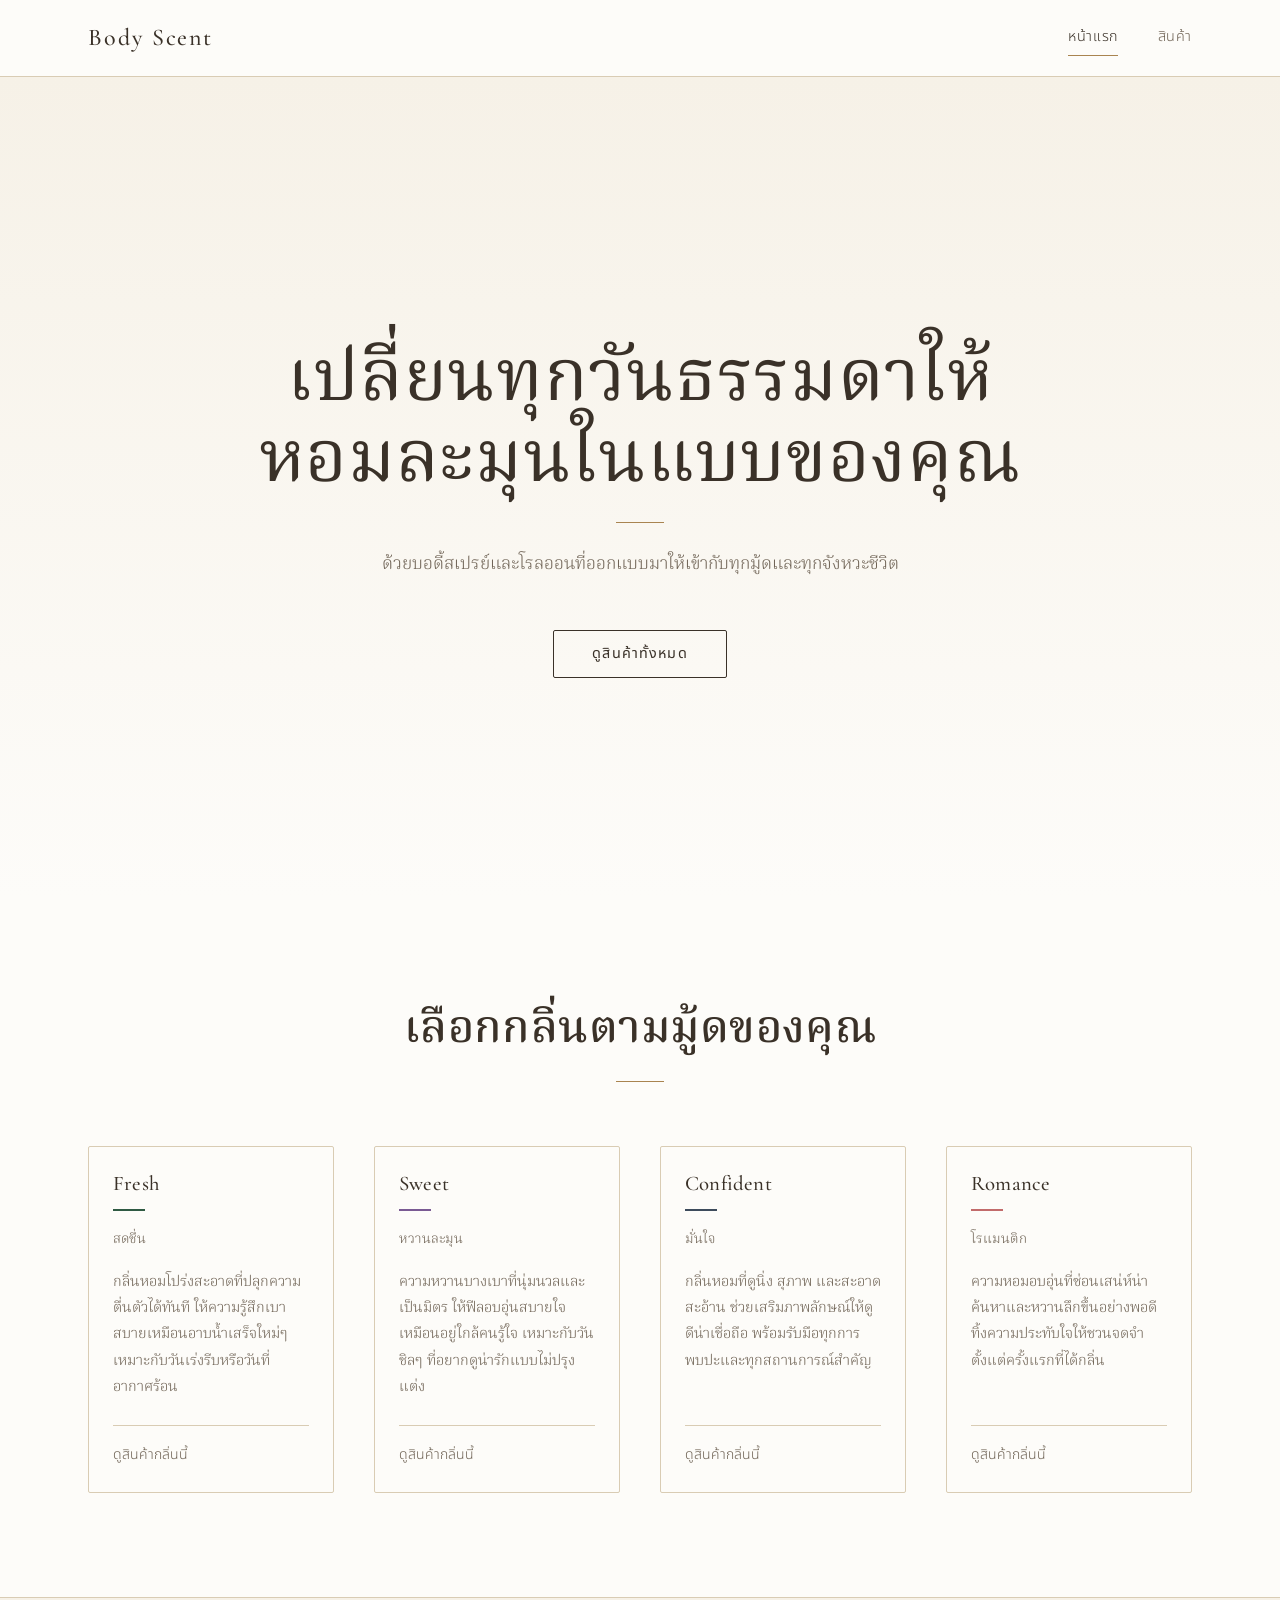
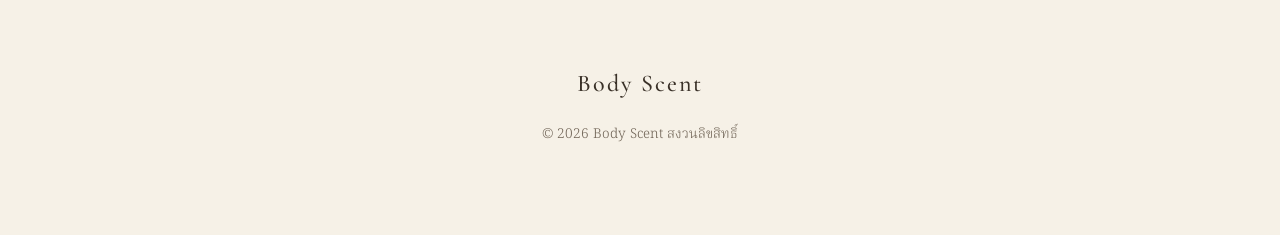
<file: index.html>
<!DOCTYPE html>
<html lang="th">
<head>
  <meta charset="UTF-8">
  <meta name="viewport" content="width=device-width, initial-scale=1">
  <title>Body Scent — บอดี้สเปรย์และโรลออนที่เข้ากับทุกมู้ด</title>
  <meta name="description" content="Body Scent เปลี่ยนทุกวันธรรมดาให้หอมละมุนในแบบของคุณ ด้วยบอดี้สเปรย์และโรลออนที่ออกแบบมาให้เข้ากับทุกมู้ดและทุกจังหวะชีวิต">
  <link rel="stylesheet" href="style.css">
  <style>
    /* page-specific: full-screen hero */
    .hero--full {
      display: flex;
      align-items: center;
      min-height: calc(100vh - 5rem);
      min-height: calc(100svh - 5rem);
      text-align: center;
    }
    .hero--full h1 {
      max-width: 15em;
      margin-inline: auto;
      text-wrap: balance;
    }
    .hero--full .lead { margin-inline: auto; }
    .hero--full .btn { margin-top: var(--s-3); }

    .mood-card .card__meta { margin-top: var(--s-2); }

    @media (max-width: 40rem) {
      .hero--full {
        min-height: calc(100vh - 7rem);
        min-height: calc(100svh - 7rem);
      }
    }
  </style>
</head>
<body>

  <header class="site-header">
    <div class="container site-header__inner">
      <a class="brand" href="index.html">Body Scent</a>
      <nav class="nav" aria-label="เมนูหลัก">
        <a href="index.html" aria-current="page">หน้าแรก</a>
        <a href="product.html">สินค้า</a>
      </nav>
    </div>
  </header>

  <main>
    <section class="hero hero--full">
      <div class="container">
        <h1>เปลี่ยนทุกวันธรรมดาให้หอมละมุนในแบบของคุณ</h1>
        <span class="rule"></span>
        <p class="lead" style="margin-top: var(--s-3);">ด้วยบอดี้สเปรย์และโรลออนที่ออกแบบมาให้เข้ากับทุกมู้ดและทุกจังหวะชีวิต</p>
        <a class="btn" href="product.html">ดูสินค้าทั้งหมด</a>
      </div>
    </section>

    <section class="section" id="moods">
      <div class="container">
        <div class="section__head">
          <h2>เลือกกลิ่นตามมู้ดของคุณ</h2>
          <span class="rule"></span>
        </div>

        <div class="grid grid--4">

          <a class="card mood-card" href="product.html?mood=fresh" data-mood="fresh">
            <div class="card__body">
              <h3 class="card__title">Fresh</h3>
              <span class="mood-line"></span>
              <p class="card__meta">สดชื่น</p>
              <p class="card__desc">กลิ่นหอมโปร่งสะอาดที่ปลุกความตื่นตัวได้ทันที ให้ความรู้สึกเบาสบายเหมือนอาบน้ำเสร็จใหม่ๆ เหมาะกับวันเร่งรีบหรือวันที่อากาศร้อน</p>
              <div class="card__foot"><span class="muted">ดูสินค้ากลิ่นนี้</span></div>
            </div>
          </a>

          <a class="card mood-card" href="product.html?mood=sweet" data-mood="sweet">
            <div class="card__body">
              <h3 class="card__title">Sweet</h3>
              <span class="mood-line"></span>
              <p class="card__meta">หวานละมุน</p>
              <p class="card__desc">ความหวานบางเบาที่นุ่มนวลและเป็นมิตร ให้ฟีลอบอุ่นสบายใจเหมือนอยู่ใกล้คนรู้ใจ เหมาะกับวันชิลๆ ที่อยากดูน่ารักแบบไม่ปรุงแต่ง</p>
              <div class="card__foot"><span class="muted">ดูสินค้ากลิ่นนี้</span></div>
            </div>
          </a>

          <a class="card mood-card" href="product.html?mood=confident" data-mood="confident">
            <div class="card__body">
              <h3 class="card__title">Confident</h3>
              <span class="mood-line"></span>
              <p class="card__meta">มั่นใจ</p>
              <p class="card__desc">กลิ่นหอมที่ดูนิ่ง สุภาพ และสะอาดสะอ้าน ช่วยเสริมภาพลักษณ์ให้ดูดีน่าเชื่อถือ พร้อมรับมือทุกการพบปะและทุกสถานการณ์สำคัญ</p>
              <div class="card__foot"><span class="muted">ดูสินค้ากลิ่นนี้</span></div>
            </div>
          </a>

          <a class="card mood-card" href="product.html?mood=romance" data-mood="romance">
            <div class="card__body">
              <h3 class="card__title">Romance</h3>
              <span class="mood-line"></span>
              <p class="card__meta">โรแมนติก</p>
              <p class="card__desc">ความหอมอบอุ่นที่ซ่อนเสน่ห์น่าค้นหาและหวานลึกขึ้นอย่างพอดี ทิ้งความประทับใจให้ชวนจดจำตั้งแต่ครั้งแรกที่ได้กลิ่น</p>
              <div class="card__foot"><span class="muted">ดูสินค้ากลิ่นนี้</span></div>
            </div>
          </a>

        </div>
      </div>
    </section>
  </main>

  <footer class="site-footer">
    <div class="container">
      <a class="brand" href="index.html">Body Scent</a>
      <p>© 2026 Body Scent สงวนลิขสิทธิ์</p>
    </div>
  </footer>

  <script src="script.js"></script>
</body>
</html>
</file>
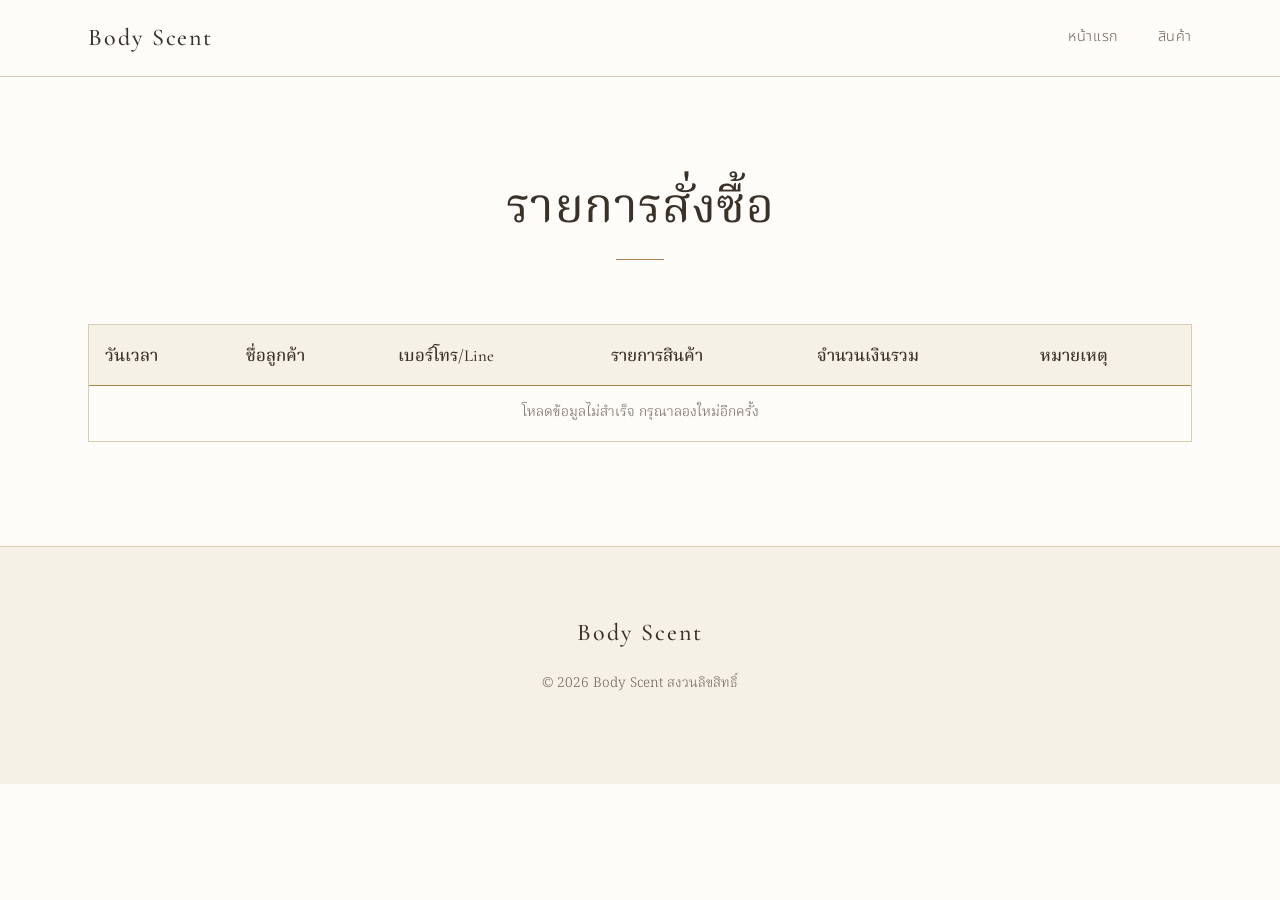
<file: admin.html>
<!DOCTYPE html>
<html lang="th">
<head>
  <meta charset="UTF-8">
  <meta name="viewport" content="width=device-width, initial-scale=1">
  <meta name="robots" content="noindex, nofollow">
  <title>รายการสั่งซื้อ — Body Scent</title>
  <link rel="stylesheet" href="style.css">
  <style>
    /* page-specific: orders table */
    .page-title h1 { font-size: clamp(2rem, 4vw, 3rem); }

    .table-wrap {
      overflow-x: auto;
      border: var(--hairline);
    }
    #ordersTable {
      width: 100%;
      min-width: 52rem;
      border-collapse: collapse;
      font-size: 0.92rem;
    }
    #ordersTable th,
    #ordersTable td {
      padding: 0.9rem 1rem;
      text-align: left;
      vertical-align: top;
      border-bottom: var(--hairline);
    }
    #ordersTable thead th {
      font-family: var(--font-display);
      font-size: 1.05rem;
      font-weight: 500;
      color: var(--ink);
      background: var(--cream);
      border-bottom: 1px solid var(--gold);
      white-space: nowrap;
    }
    #ordersTable tbody td {
      font-family: var(--font-serif);
      color: var(--ink-soft);
      word-break: break-word;
    }
    #ordersTable tbody tr:last-child td { border-bottom: 0; }
    #ordersTable tbody tr:hover td { background: var(--cream); }
  </style>
</head>
<body>

  <header class="site-header">
    <div class="container site-header__inner">
      <a class="brand" href="index.html">Body Scent</a>
      <nav class="nav" aria-label="เมนูหลัก">
        <a href="index.html">หน้าแรก</a>
        <a href="product.html">สินค้า</a>
      </nav>
    </div>
  </header>

  <main>
    <section class="section">
      <div class="container">
        <div class="section__head page-title">
          <h1>รายการสั่งซื้อ</h1>
          <span class="rule"></span>
        </div>

        <div class="table-wrap">
          <table id="ordersTable">
            <thead>
              <tr>
                <th scope="col">วันเวลา</th>
                <th scope="col">ชื่อลูกค้า</th>
                <th scope="col">เบอร์โทร/Line</th>
                <th scope="col">รายการสินค้า</th>
                <th scope="col">จำนวนเงินรวม</th>
                <th scope="col">หมายเหตุ</th>
              </tr>
            </thead>
            <tbody></tbody>
          </table>
        </div>
      </div>
    </section>
  </main>

  <footer class="site-footer">
    <div class="container">
      <a class="brand" href="index.html">Body Scent</a>
      <p>© 2026 Body Scent สงวนลิขสิทธิ์</p>
    </div>
  </footer>

  <script src="script.js"></script>
</body>
</html>
</file>
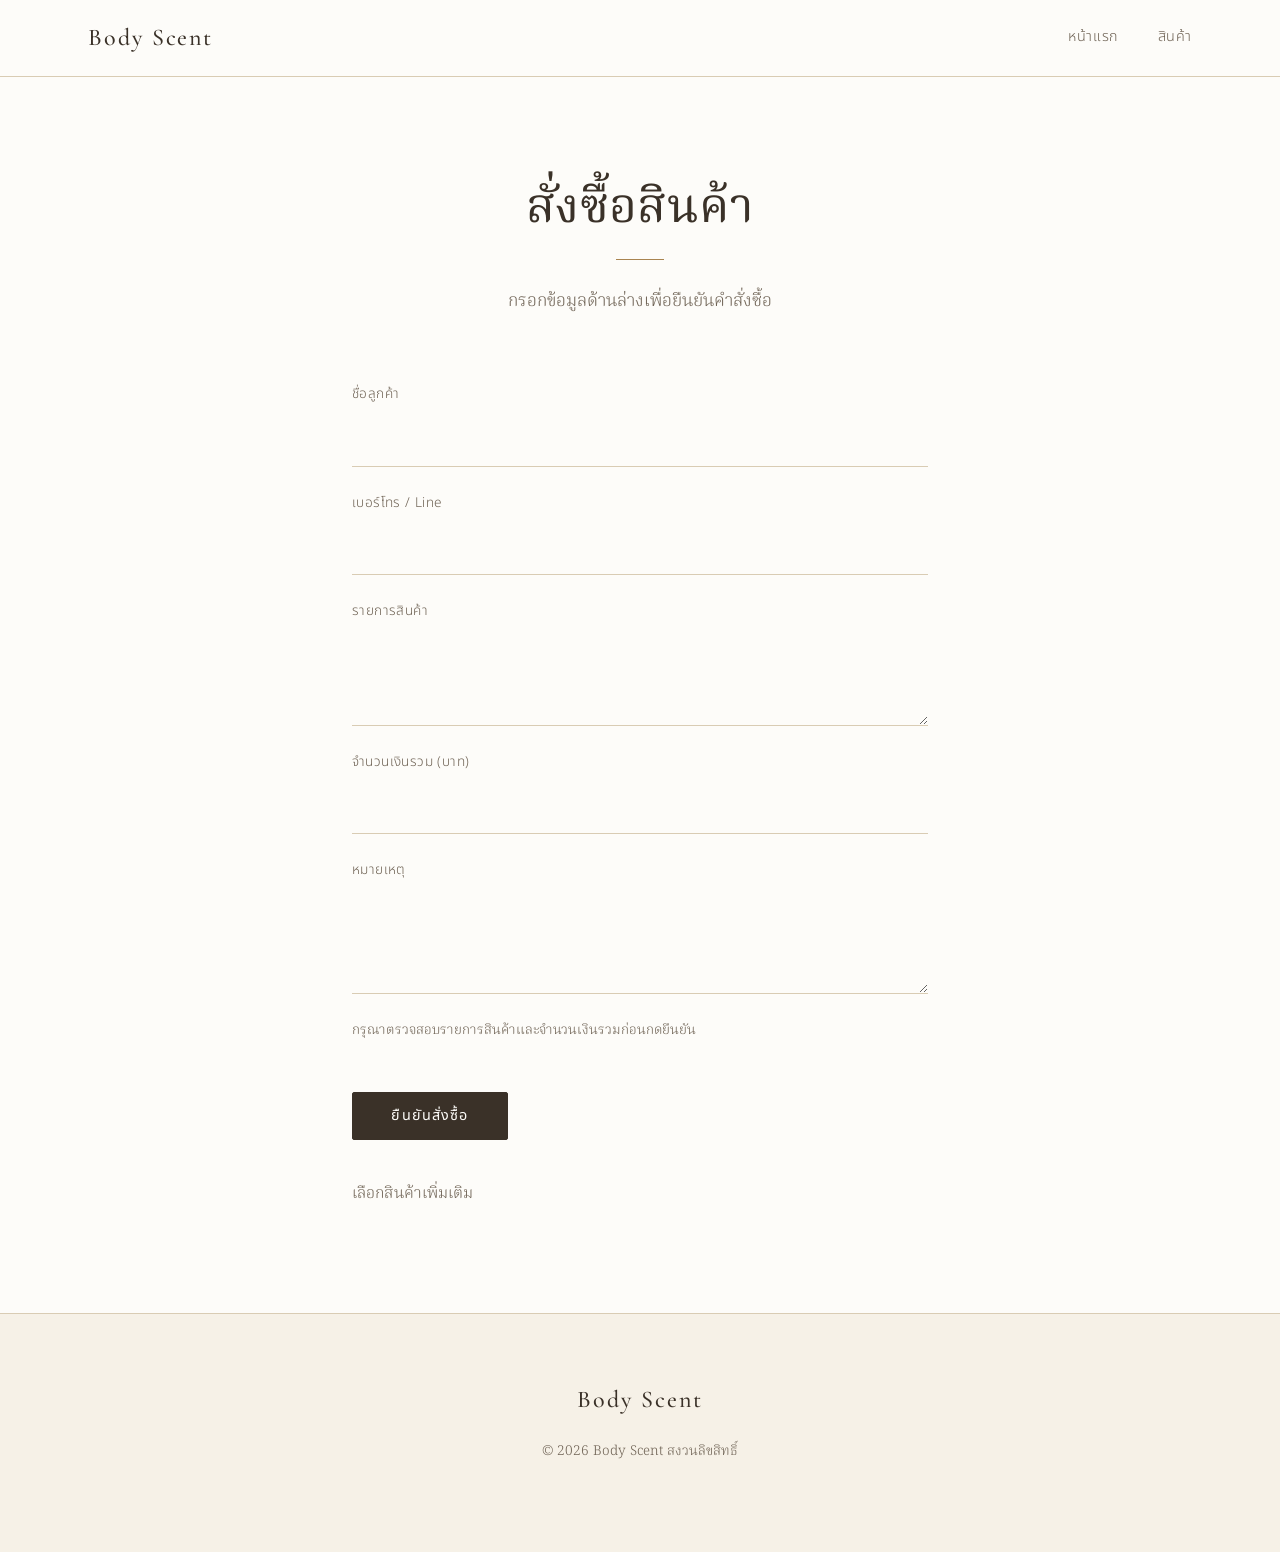
<file: order.html>
<!DOCTYPE html>
<html lang="th">
<head>
  <meta charset="UTF-8">
  <meta name="viewport" content="width=device-width, initial-scale=1">
  <title>สั่งซื้อสินค้า — Body Scent</title>
  <link rel="stylesheet" href="style.css">
  <style>
    /* page-specific */
    .page-title h1 { font-size: clamp(2rem, 4vw, 3rem); }
    .order-form { margin-inline: auto; }
    .order-form .btn { justify-self: start; }
    .order-back { margin: var(--s-4) auto 0; max-width: 36rem; }
    @media (max-width: 40rem) {
      .order-form .btn { justify-self: stretch; }
    }
  </style>
</head>
<body>

  <header class="site-header">
    <div class="container site-header__inner">
      <a class="brand" href="index.html">Body Scent</a>
      <nav class="nav" aria-label="เมนูหลัก">
        <a href="index.html">หน้าแรก</a>
        <a href="product.html">สินค้า</a>
      </nav>
    </div>
  </header>

  <main>
    <section class="section">
      <div class="container">
        <div class="section__head page-title">
          <h1>สั่งซื้อสินค้า</h1>
          <span class="rule"></span>
          <p class="lead" style="margin-top: var(--s-3);">กรอกข้อมูลด้านล่างเพื่อยืนยันคำสั่งซื้อ</p>
        </div>

        <form id="orderForm" class="form order-form">
          <div class="field">
            <label for="customerName">ชื่อลูกค้า</label>
            <input type="text" id="customerName" name="customerName" autocomplete="name" required>
          </div>

          <div class="field">
            <label for="contact">เบอร์โทร / Line</label>
            <input type="text" id="contact" name="contact" required>
          </div>

          <div class="field">
            <label for="items">รายการสินค้า</label>
            <textarea id="items" name="items" rows="2" required></textarea>
          </div>

          <div class="field">
            <label for="total">จำนวนเงินรวม (บาท)</label>
            <input type="text" id="total" name="total" inputmode="numeric" required>
          </div>

          <div class="field">
            <label for="note">หมายเหตุ</label>
            <textarea id="note" name="note" rows="3"></textarea>
          </div>

          <p class="form__note">กรุณาตรวจสอบรายการสินค้าและจำนวนเงินรวมก่อนกดยืนยัน</p>

          <button type="submit" class="btn btn--solid">ยืนยันสั่งซื้อ</button>
        </form>

        <p class="order-back"><a href="product.html">เลือกสินค้าเพิ่มเติม</a></p>
      </div>
    </section>
  </main>

  <footer class="site-footer">
    <div class="container">
      <a class="brand" href="index.html">Body Scent</a>
      <p>© 2026 Body Scent สงวนลิขสิทธิ์</p>
    </div>
  </footer>

  <script src="script.js"></script>
</body>
</html>
</file>
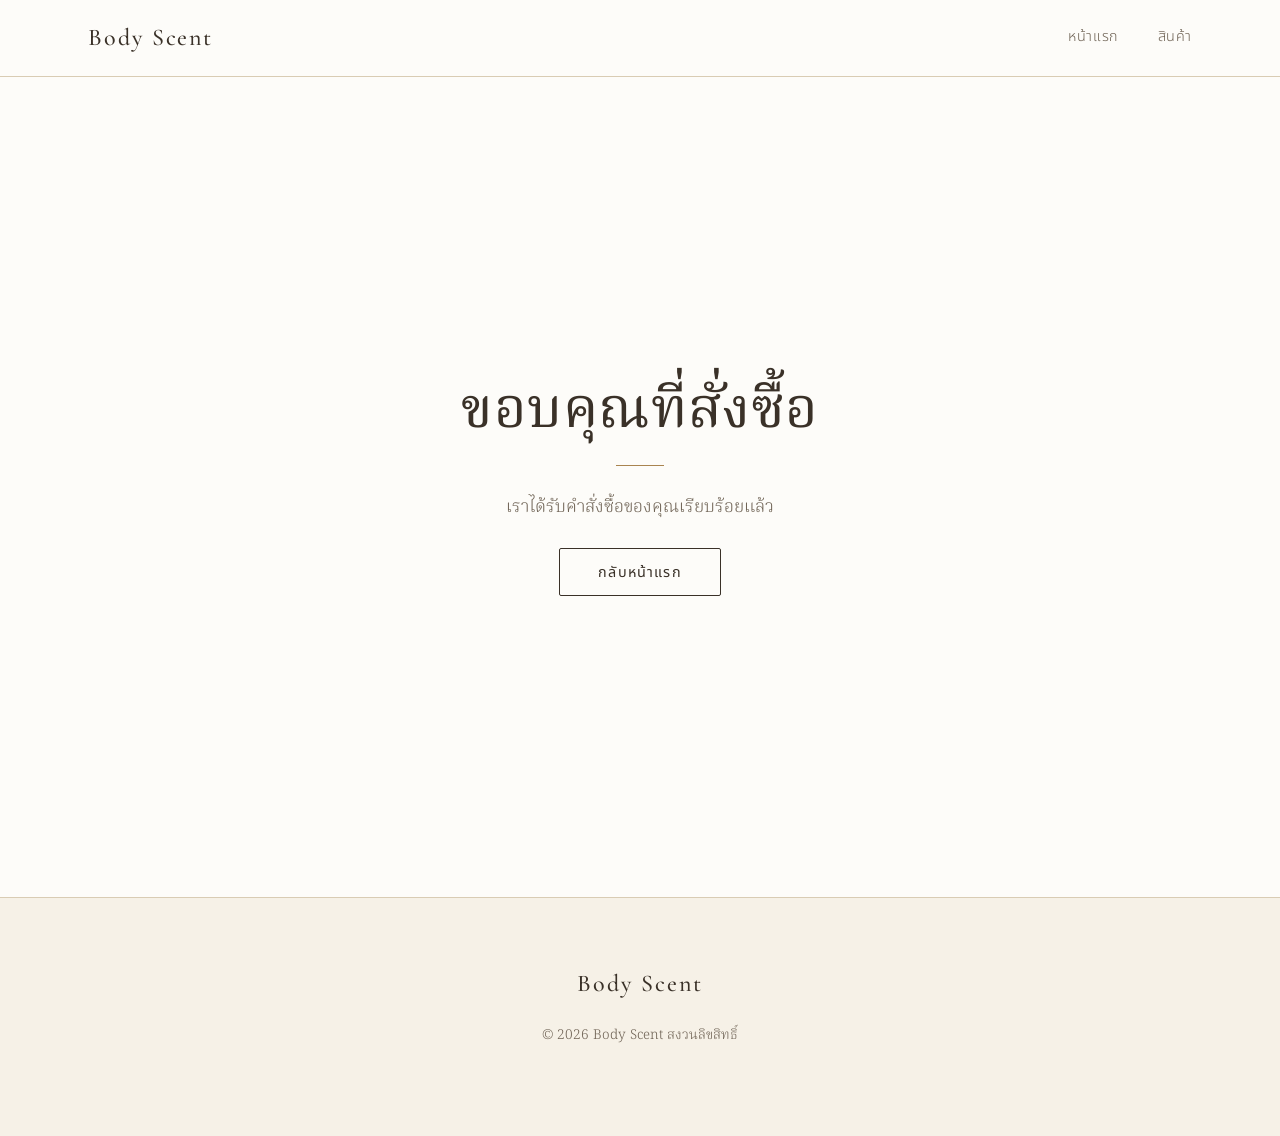
<file: thankyou.html>
<!DOCTYPE html>
<html lang="th">
<head>
  <meta charset="UTF-8">
  <meta name="viewport" content="width=device-width, initial-scale=1">
  <title>ขอบคุณที่สั่งซื้อ — Body Scent</title>
  <link rel="stylesheet" href="style.css">
  <style>
    /* page-specific */
    .thanks {
      display: flex;
      align-items: center;
      min-height: calc(100vh - 5rem);
      min-height: calc(100svh - 5rem);
      text-align: center;
    }
    .thanks h1 { font-size: clamp(2.2rem, 5vw, 3.5rem); }
    .thanks .btn { margin-top: var(--s-3); }
    @media (max-width: 40rem) {
      .thanks {
        min-height: calc(100vh - 7rem);
        min-height: calc(100svh - 7rem);
      }
    }
  </style>
</head>
<body>

  <header class="site-header">
    <div class="container site-header__inner">
      <a class="brand" href="index.html">Body Scent</a>
      <nav class="nav" aria-label="เมนูหลัก">
        <a href="index.html">หน้าแรก</a>
        <a href="product.html">สินค้า</a>
      </nav>
    </div>
  </header>

  <main>
    <section class="section thanks">
      <div class="container">
        <h1>ขอบคุณที่สั่งซื้อ</h1>
        <span class="rule"></span>
        <p class="lead" style="margin: var(--s-3) auto 0;">เราได้รับคำสั่งซื้อของคุณเรียบร้อยแล้ว</p>
        <a class="btn" href="index.html">กลับหน้าแรก</a>
      </div>
    </section>
  </main>

  <footer class="site-footer">
    <div class="container">
      <a class="brand" href="index.html">Body Scent</a>
      <p>© 2026 Body Scent สงวนลิขสิทธิ์</p>
    </div>
  </footer>

</body>
</html>
</file>
<file: style.css>
/* ==========================================================
   Body Scent — theme (premium, minimal)
   ========================================================== */

@import url("https://fonts.googleapis.com/css2?family=Cormorant+Garamond:wght@400;500;600&family=Noto+Serif+Thai:wght@300;400;500&family=Noto+Sans+Thai:wght@300;400;500&display=swap");

/* ---------- Tokens ---------- */
:root {
  /* Base palette */
  --white: #fdfcf9;
  --cream: #f6f1e7;
  --sand: #e9dfcd;
  --beige-deep: #b9a687;
  --ink: #3a3128;
  --ink-soft: #6e6254;
  --line: #d9ccb4;

  /* Accent (soft gold / bronze) */
  --gold: #a98450;
  --gold-deep: #8a6a3b;

  /* Mood dots (used sparingly) */
  --mood-fresh: #2f5a43;
  --mood-sweet: #7a5a93;
  --mood-confident: #3d4b5c;
  --mood-romance: #c26b6b;

  /* Type */
  --font-display: "Cormorant Garamond", "Noto Serif Thai", Georgia, serif;
  --font-serif: "Noto Serif Thai", Georgia, "Times New Roman", serif;
  --font-sans: "Noto Sans Thai", "Helvetica Neue", Arial, sans-serif;

  /* Spacing scale */
  --s-1: 0.5rem;
  --s-2: 1rem;
  --s-3: 1.5rem;
  --s-4: 2.5rem;
  --s-5: 4rem;
  --s-6: 6.5rem;
  --s-7: 9rem;

  --container: 72rem;
  --radius: 2px;
  --hairline: 1px solid var(--line);
}

/* ---------- Reset / base ---------- */
*, *::before, *::after { box-sizing: border-box; }

html {
  scroll-behavior: smooth;
  -webkit-text-size-adjust: 100%;
}

body {
  margin: 0;
  background: var(--white);
  color: var(--ink);
  font-family: var(--font-sans);
  font-weight: 300;
  font-size: 1rem;
  line-height: 1.85;
  -webkit-font-smoothing: antialiased;
}

img { display: block; max-width: 100%; height: auto; }

a {
  color: inherit;
  text-decoration: none;
  transition: color 0.25s ease;
}
a:hover { color: var(--gold-deep); }

:focus-visible {
  outline: 1px solid var(--gold-deep);
  outline-offset: 4px;
}

::selection { background: var(--sand); color: var(--ink); }

/* ---------- Typography ---------- */
h1, h2, h3, h4 {
  margin: 0 0 var(--s-2);
  font-family: var(--font-display);
  font-weight: 500;
  line-height: 1.25;
  letter-spacing: 0.01em;
  color: var(--ink);
}

h1 { font-size: clamp(2.6rem, 6vw, 4.5rem); font-weight: 400; line-height: 1.12; }
h2 { font-size: clamp(1.9rem, 3.6vw, 2.8rem); }
h3 { font-size: 1.4rem; }
h4 { font-size: 1.1rem; }

p {
  margin: 0 0 var(--s-3);
  max-width: 38rem;
  font-family: var(--font-serif);
  color: var(--ink-soft);
}

.lead {
  font-size: 1.1rem;
  line-height: 1.95;
}

small, .muted { color: var(--ink-soft); font-size: 0.875rem; }

.price {
  font-family: var(--font-display);
  font-size: 1.5rem;
  font-weight: 500;
  color: var(--ink);
}

/* ---------- Layout ---------- */
.container {
  width: 100%;
  max-width: var(--container);
  margin-inline: auto;
  padding-inline: var(--s-3);
}

.section { padding-block: var(--s-6); }
.section--cream { background: var(--cream); }
.section--sand  { background: var(--sand); }

.section__head {
  max-width: 40rem;
  margin: 0 auto var(--s-5);
  text-align: center;
}
.section__head p { margin-inline: auto; }

/* thin gold rule under section titles */
.rule {
  display: block;
  width: 3rem;
  height: 1px;
  margin: var(--s-3) auto 0;
  background: var(--gold);
  border: 0;
}
.rule--left { margin-inline: 0; }

hr {
  border: 0;
  border-top: var(--hairline);
  margin: var(--s-5) 0;
}

.grid {
  display: grid;
  gap: var(--s-4);
  grid-template-columns: repeat(auto-fill, minmax(16rem, 1fr));
}
.grid--2 { grid-template-columns: repeat(auto-fit, minmax(20rem, 1fr)); }
.grid--4 { grid-template-columns: repeat(4, 1fr); }

.stack > * + * { margin-top: var(--s-3); }
.center { text-align: center; }
.center p { margin-inline: auto; }

/* ---------- Header / nav ---------- */
.site-header {
  position: sticky;
  top: 0;
  z-index: 50;
  background: rgba(253, 252, 249, 0.94);
  backdrop-filter: blur(6px);
  border-bottom: var(--hairline);
}

.site-header__inner {
  display: flex;
  align-items: center;
  justify-content: space-between;
  gap: var(--s-3);
  padding-block: var(--s-2);
}

.brand {
  font-family: var(--font-display);
  font-size: 1.5rem;
  font-weight: 500;
  letter-spacing: 0.08em;
  color: var(--ink);
}

.nav { display: flex; gap: var(--s-4); align-items: center; }
.nav a {
  font-size: 0.9rem;
  letter-spacing: 0.04em;
  color: var(--ink-soft);
  padding-block: 0.25rem;
  border-bottom: 1px solid transparent;
}
.nav a:hover,
.nav a[aria-current="page"] {
  color: var(--ink);
  border-bottom-color: var(--gold);
}

/* ---------- Hero ---------- */
.hero {
  padding-block: var(--s-7) var(--s-6);
  background: linear-gradient(180deg, var(--cream) 0%, var(--white) 100%);
}
.hero__inner {
  display: grid;
  gap: var(--s-5);
  grid-template-columns: 1.1fr 0.9fr;
  align-items: center;
}
.hero__media img {
  width: 100%;
  aspect-ratio: 4 / 5;
  object-fit: cover;
  border: var(--hairline);
}

/* ---------- Buttons ---------- */
.btn {
  display: inline-block;
  padding: 0.9rem 2.4rem;
  font-family: var(--font-sans);
  font-size: 0.9rem;
  font-weight: 400;
  letter-spacing: 0.08em;
  line-height: 1.2;
  text-align: center;
  color: var(--ink);
  background: transparent;
  border: 1px solid var(--ink);
  border-radius: var(--radius);
  cursor: pointer;
  transition: background 0.3s ease, color 0.3s ease, border-color 0.3s ease;
}
.btn:hover {
  background: var(--ink);
  color: var(--white);
}

.btn--gold {
  border-color: var(--gold);
  color: var(--gold-deep);
}
.btn--gold:hover {
  background: var(--gold);
  border-color: var(--gold);
  color: var(--white);
}

.btn--solid {
  background: var(--ink);
  color: var(--white);
}
.btn--solid:hover {
  background: var(--gold-deep);
  border-color: var(--gold-deep);
}

.btn--sm { padding: 0.6rem 1.4rem; font-size: 0.82rem; }
.btn--block { display: block; width: 100%; }
.btn[disabled] { opacity: 0.45; cursor: not-allowed; }

/* ---------- Mood system (small touches only) ---------- */
[data-mood] { --mood: var(--beige-deep); }
[data-mood="fresh"]     { --mood: var(--mood-fresh); }
[data-mood="sweet"]     { --mood: var(--mood-sweet); }
[data-mood="confident"] { --mood: var(--mood-confident); }
[data-mood="romance"]   { --mood: var(--mood-romance); }

.mood-dot {
  display: inline-block;
  width: 0.5rem;
  height: 0.5rem;
  border-radius: 50%;
  background: var(--mood);
  vertical-align: middle;
  margin-right: 0.6rem;
}

.mood-line {
  display: block;
  width: 2rem;
  height: 2px;
  margin-top: var(--s-1);
  background: var(--mood);
}

.mood-label {
  display: inline-flex;
  align-items: center;
  font-size: 0.85rem;
  color: var(--ink-soft);
}

/* ---------- Mood picker (filter / selection) ---------- */
.mood-picker {
  display: flex;
  flex-wrap: wrap;
  justify-content: center;
  gap: var(--s-2) var(--s-4);
  margin-bottom: var(--s-5);
}
.mood-picker button {
  appearance: none;
  background: none;
  border: 0;
  border-bottom: 1px solid transparent;
  padding: 0.4rem 0;
  font-family: var(--font-display);
  font-size: 1.25rem;
  color: var(--ink-soft);
  cursor: pointer;
  transition: color 0.25s ease, border-color 0.25s ease;
}
.mood-picker button:hover { color: var(--ink); }
.mood-picker button[aria-pressed="true"],
.mood-picker button.is-active {
  color: var(--ink);
  border-bottom-color: var(--gold);
}

/* ---------- Product card ---------- */
.card {
  display: flex;
  flex-direction: column;
  background: var(--white);
  border: var(--hairline);
  border-radius: var(--radius);
  transition: border-color 0.3s ease;
}
.card:hover { border-color: var(--beige-deep); }

.card__media {
  background: var(--cream);
  border-bottom: var(--hairline);
  overflow: hidden;
}
.card__media img {
  width: 100%;
  aspect-ratio: 1 / 1;
  object-fit: cover;
}

.card__body {
  display: flex;
  flex-direction: column;
  flex: 1;
  padding: var(--s-3);
}
.card__title {
  font-size: 1.3rem;
  margin-bottom: 0.25rem;
}
.card__meta {
  font-size: 0.85rem;
  color: var(--ink-soft);
  margin-bottom: var(--s-2);
}
.card__desc {
  font-size: 0.92rem;
  line-height: 1.8;
  margin-bottom: var(--s-3);
}
.card__foot {
  display: flex;
  align-items: center;
  justify-content: space-between;
  gap: var(--s-2);
  margin-top: auto;
  padding-top: var(--s-2);
  border-top: var(--hairline);
}

/* ---------- Forms (order form) ---------- */
.form { display: grid; gap: var(--s-3); max-width: 36rem; }

.field { display: grid; gap: 0.4rem; }
.field label {
  font-size: 0.85rem;
  letter-spacing: 0.03em;
  color: var(--ink-soft);
}

input[type="text"],
input[type="tel"],
input[type="email"],
input[type="number"],
select,
textarea {
  width: 100%;
  padding: 0.8rem 0;
  font-family: var(--font-serif);
  font-size: 1rem;
  font-weight: 300;
  color: var(--ink);
  background: transparent;
  border: 0;
  border-bottom: 1px solid var(--line);
  border-radius: 0;
  transition: border-color 0.25s ease;
}
textarea { min-height: 6rem; resize: vertical; }

input:focus,
select:focus,
textarea:focus {
  outline: none;
  border-bottom-color: var(--gold-deep);
}
::placeholder { color: var(--beige-deep); opacity: 1; }

.form__note { font-size: 0.85rem; color: var(--ink-soft); }
.form__status { font-size: 0.9rem; min-height: 1.5rem; color: var(--gold-deep); }
.form__status.is-error { color: var(--mood-romance); }

/* ---------- Order summary ---------- */
.summary {
  border: var(--hairline);
  padding: var(--s-3);
  background: var(--cream);
}
.summary__row {
  display: flex;
  justify-content: space-between;
  gap: var(--s-2);
  padding-block: 0.75rem;
  border-bottom: var(--hairline);
  font-size: 0.95rem;
}
.summary__row:last-child { border-bottom: 0; }
.summary__total {
  font-family: var(--font-display);
  font-size: 1.4rem;
  font-weight: 500;
}

/* ---------- Footer ---------- */
.site-footer {
  padding-block: var(--s-5);
  background: var(--cream);
  border-top: var(--hairline);
  text-align: center;
}
.site-footer .brand { display: inline-block; margin-bottom: var(--s-2); }
.site-footer p { margin-inline: auto; font-size: 0.85rem; }

/* ---------- Utilities ---------- */
.visually-hidden {
  position: absolute !important;
  width: 1px; height: 1px;
  overflow: hidden;
  clip: rect(0 0 0 0);
  white-space: nowrap;
}
.mt-0 { margin-top: 0; }
.mt-4 { margin-top: var(--s-4); }
.mb-0 { margin-bottom: 0; }
[hidden] { display: none !important; }

/* ---------- Responsive ---------- */
@media (max-width: 62rem) {
  .grid--4 { grid-template-columns: repeat(2, 1fr); }
  .hero__inner { grid-template-columns: 1fr; }
  .hero__media { order: -1; max-width: 28rem; }
}

@media (max-width: 40rem) {
  :root {
    --s-5: 2.75rem;
    --s-6: 4.5rem;
    --s-7: 5.5rem;
  }

  .container { padding-inline: var(--s-2); }

  .site-header__inner { flex-direction: column; gap: var(--s-1); }
  .nav { gap: var(--s-3); flex-wrap: wrap; justify-content: center; }

  .grid,
  .grid--2,
  .grid--4 { grid-template-columns: 1fr; gap: var(--s-3); }

  .mood-picker { gap: var(--s-1) var(--s-3); }
  .btn { width: 100%; }
  .card__foot .btn { width: auto; }
}

/* ---------- Motion preferences ---------- */
@media (prefers-reduced-motion: reduce) {
  html { scroll-behavior: auto; }
  *, *::before, *::after {
    transition-duration: 0.01ms !important;
    animation-duration: 0.01ms !important;
  }
}
</file>
